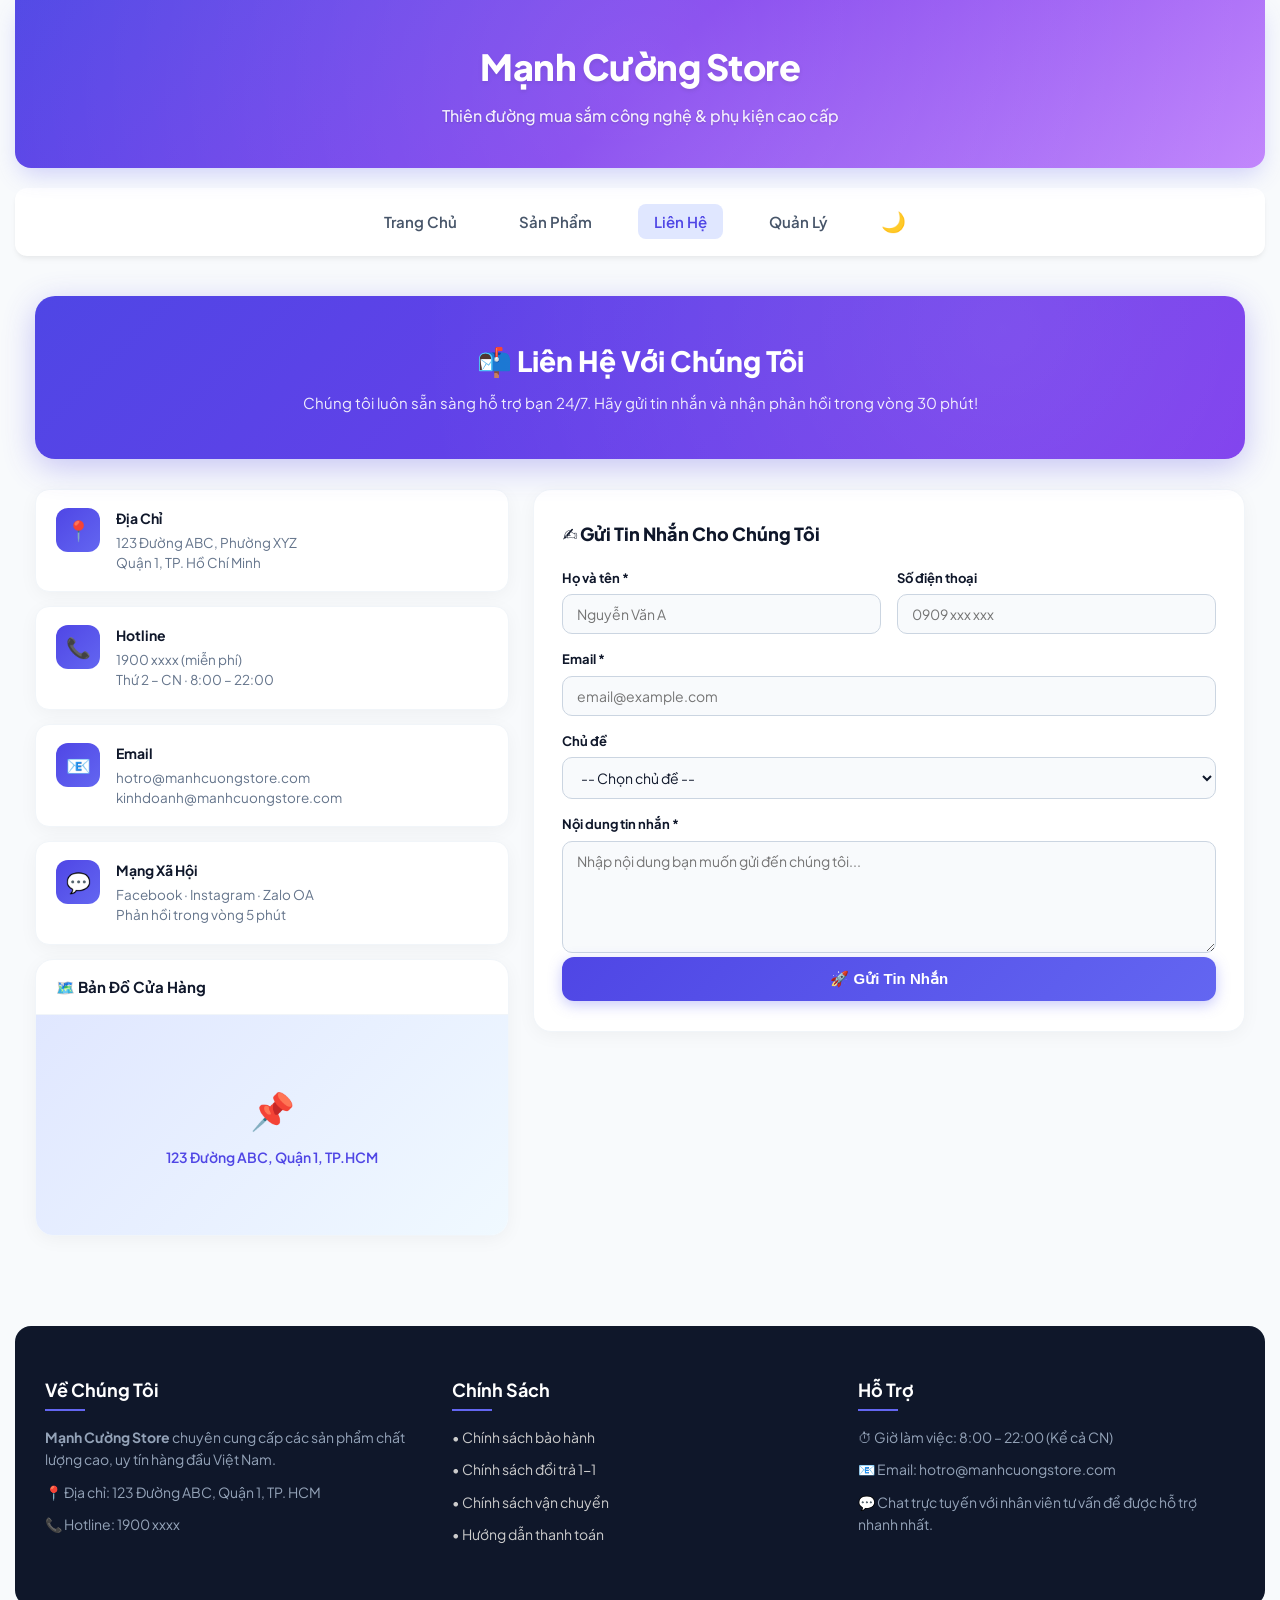
<file: Lab-01/contact.html>
<!DOCTYPE html>
<html lang="en">

<head>
    <meta charset="UTF-8">
    <meta name="viewport" content="width=device-width, initial-scale=1.0">
    <title>Mạnh Cường Store – Liên Hệ</title>
    <script>
        if (localStorage.getItem('theme') === 'dark') {
            document.documentElement.classList.add('dark-theme');
        }
    </script>
    <link rel="stylesheet" href="style.css">
    <style>
        /* -------- Styles riêng cho trang Liên Hệ -------- */
        .contact-wrapper {
            grid-column: 1 / span 2;
            padding: 10px 20px 50px;
            display: flex;
            flex-direction: column;
            gap: 30px;
        }

        /* --- Hero banner liên hệ --- */
        .contact-hero {
            background: linear-gradient(135deg, #4f46e5 0%, #7c3aed 100%);
            border-radius: 20px;
            padding: 44px 40px;
            text-align: center;
            color: white;
            box-shadow: 0 8px 32px rgba(79, 70, 229, 0.30);
            position: relative;
            overflow: hidden;
        }

        .contact-hero::before {
            content: '';
            position: absolute;
            inset: 0;
            background: radial-gradient(circle at 80% 20%, rgba(255, 255, 255, 0.10) 0%, transparent 60%);
        }

        .contact-hero h2 {
            font-size: 28px;
            font-weight: 800;
            margin-bottom: 10px;
        }

        .contact-hero p {
            font-size: 15px;
            opacity: 0.9;
        }

        /* --- Grid thông tin + form --- */
        .contact-grid {
            display: grid;
            grid-template-columns: 1fr 1.5fr;
            gap: 24px;
            align-items: start;
        }

        /* --- Thẻ thông tin liên hệ --- */
        .info-cards {
            display: flex;
            flex-direction: column;
            gap: 14px;
        }

        .info-card {
            background-color: var(--bg-card);
            border: 1px solid var(--border-color);
            border-radius: 14px;
            padding: 18px 20px;
            display: flex;
            align-items: flex-start;
            gap: 16px;
            box-shadow: var(--shadow-card);
            transition: transform 0.2s ease, box-shadow 0.2s ease;
        }

        .info-card:hover {
            transform: translateY(-2px);
            box-shadow: 0 8px 24px rgba(0, 0, 0, 0.10);
        }

        .info-card-icon {
            width: 44px;
            height: 44px;
            background: linear-gradient(135deg, #4f46e5, #6366f1);
            border-radius: 12px;
            display: flex;
            align-items: center;
            justify-content: center;
            font-size: 20px;
            flex-shrink: 0;
        }

        .info-card-body h4 {
            font-size: 14px;
            font-weight: 700;
            color: var(--text-main);
            margin-bottom: 4px;
        }

        .info-card-body p {
            font-size: 13.5px;
            color: var(--text-muted);
            line-height: 1.5;
        }

        /* --- Form liên hệ --- */
        .contact-form-card {
            background-color: var(--bg-card);
            border: 1px solid var(--border-color);
            border-radius: 18px;
            padding: 30px 28px;
            box-shadow: var(--shadow-card);
        }

        .contact-form-card h3 {
            font-size: 18px;
            font-weight: 800;
            color: var(--text-main);
            margin-bottom: 22px;
        }

        .contact-form-grid {
            display: grid;
            grid-template-columns: 1fr 1fr;
            gap: 16px;
        }

        .contact-form-group {
            display: flex;
            flex-direction: column;
            gap: 6px;
        }

        .contact-form-group.full-width {
            grid-column: 1 / span 2;
        }

        .contact-form-group label {
            font-size: 13px;
            font-weight: 700;
            color: var(--text-main);
        }

        .contact-form-group input,
        .contact-form-group textarea,
        .contact-form-group select {
            padding: 10px 14px;
            border: 1.5px solid var(--border-input);
            border-radius: 10px;
            background-color: var(--bg-input);
            color: var(--text-input);
            font-family: inherit;
            font-size: 14px;
            transition: all 0.2s ease;
            resize: vertical;
        }

        .contact-form-group input:focus,
        .contact-form-group textarea:focus,
        .contact-form-group select:focus {
            outline: none;
            border-color: #6366f1;
            box-shadow: 0 0 0 3px rgba(99, 102, 241, 0.15);
        }

        .btn-send {
            width: 100%;
            padding: 13px;
            background: linear-gradient(135deg, #4f46e5, #6366f1);
            color: white;
            border: none;
            border-radius: 12px;
            font-size: 15px;
            font-weight: 700;
            cursor: pointer;
            transition: all 0.25s ease;
            box-shadow: 0 4px 14px rgba(99, 102, 241, 0.35);
            margin-top: 4px;
        }

        .btn-send:hover {
            background: linear-gradient(135deg, #4338ca, #4f46e5);
            transform: translateY(-1px);
            box-shadow: 0 6px 20px rgba(99, 102, 241, 0.4);
        }

        .btn-send:active {
            transform: translateY(0);
        }

        /* --- Thông báo gửi thành công --- */
        .success-toast {
            display: none;
            align-items: center;
            gap: 12px;
            background: #d1fae5;
            border: 1.5px solid #6ee7b7;
            border-radius: 12px;
            padding: 14px 18px;
            margin-top: 16px;
            color: #064e3b;
            font-size: 14px;
            font-weight: 600;
            animation: slideInToast 0.35s ease;
        }

        .success-toast.show {
            display: flex;
        }

        @keyframes slideInToast {
            from {
                opacity: 0;
                transform: translateY(8px);
            }

            to {
                opacity: 1;
                transform: translateY(0);
            }
        }

        /* --- Map placeholder --- */
        .map-card {
            background-color: var(--bg-card);
            border: 1px solid var(--border-color);
            border-radius: 18px;
            overflow: hidden;
            box-shadow: var(--shadow-card);
        }

        .map-header {
            padding: 16px 20px;
            border-bottom: 1px solid var(--border-color);
            font-size: 15px;
            font-weight: 700;
            color: var(--text-main);
        }

        .map-embed {
            background: linear-gradient(135deg, #e0e7ff 0%, #f0f9ff 100%);
            height: 220px;
            display: flex;
            flex-direction: column;
            align-items: center;
            justify-content: center;
            color: #4f46e5;
            font-size: 14px;
            font-weight: 600;
            gap: 10px;
        }

        .dark-theme .map-embed {
            background: linear-gradient(135deg, #1e1b4b 0%, #0f172a 100%);
            color: #a5b4fc;
        }

        /* Responsive */
        @media (max-width: 820px) {
            .contact-grid {
                grid-template-columns: 1fr;
            }

            .contact-form-grid {
                grid-template-columns: 1fr;
            }

            .contact-form-group.full-width {
                grid-column: 1;
            }

            .contact-wrapper {
                padding: 10px;
            }
        }
    </style>
</head>

<body>
    <header>
        <h1>Mạnh Cường Store</h1>
        <p style="margin-top:10px;font-size:16px;opacity:.9;font-weight:500;text-shadow:0 1px 2px rgba(0,0,0,.15);">
            Thiên đường mua sắm công nghệ & phụ kiện cao cấp</p>
    </header>

    <nav>
        <ul>
            <li><a href="index.html">Trang Chủ</a></li>
            <li><a href="products.html">Sản Phẩm</a></li>
            <li><a href="contact.html" style="color:#4f46e5;background-color:#e0e7ff;">Liên Hệ</a></li>
            <li><a href="admin.html">Quản Lý</a></li>
            <li><button id="themeToggle" class="theme-toggle-btn" title="Chuyển chế độ Sáng/Tối">🌙</button></li>
        </ul>
    </nav>

    <div class="contact-wrapper">

        <!-- Hero -->
        <div class="contact-hero">
            <h2>📬 Liên Hệ Với Chúng Tôi</h2>
            <p>Chúng tôi luôn sẵn sàng hỗ trợ bạn 24/7. Hãy gửi tin nhắn và nhận phản hồi trong vòng 30 phút!</p>
        </div>

        <!-- Grid thông tin + form -->
        <div class="contact-grid">

            <!-- Thẻ thông tin -->
            <div class="info-cards">
                <div class="info-card">
                    <div class="info-card-icon">📍</div>
                    <div class="info-card-body">
                        <h4>Địa Chỉ</h4>
                        <p>123 Đường ABC, Phường XYZ<br>Quận 1, TP. Hồ Chí Minh</p>
                    </div>
                </div>
                <div class="info-card">
                    <div class="info-card-icon">📞</div>
                    <div class="info-card-body">
                        <h4>Hotline</h4>
                        <p>1900 xxxx (miễn phí)<br>Thứ 2 – CN · 8:00 – 22:00</p>
                    </div>
                </div>
                <div class="info-card">
                    <div class="info-card-icon">📧</div>
                    <div class="info-card-body">
                        <h4>Email</h4>
                        <p>hotro@manhcuongstore.com<br>kinhdoanh@manhcuongstore.com</p>
                    </div>
                </div>
                <div class="info-card">
                    <div class="info-card-icon">💬</div>
                    <div class="info-card-body">
                        <h4>Mạng Xã Hội</h4>
                        <p>Facebook · Instagram · Zalo OA<br>Phản hồi trong vòng 5 phút</p>
                    </div>
                </div>

                <!-- Map placeholder -->
                <div class="map-card">
                    <div class="map-header">🗺️ Bản Đồ Cửa Hàng</div>
                    <div class="map-embed">
                        <span style="font-size:36px;">📌</span>
                        <span>123 Đường ABC, Quận 1, TP.HCM</span>
                    </div>
                </div>
            </div>

            <!-- Form liên hệ -->
            <div class="contact-form-card">
                <h3>✍️ Gửi Tin Nhắn Cho Chúng Tôi</h3>
                <form id="contactForm">
                    <div class="contact-form-grid">
                        <div class="contact-form-group">
                            <label for="contactName">Họ và tên *</label>
                            <input type="text" id="contactName" required placeholder="Nguyễn Văn A">
                        </div>
                        <div class="contact-form-group">
                            <label for="contactPhone">Số điện thoại</label>
                            <input type="tel" id="contactPhone" placeholder="0909 xxx xxx">
                        </div>
                        <div class="contact-form-group full-width">
                            <label for="contactEmail">Email *</label>
                            <input type="email" id="contactEmail" required placeholder="email@example.com">
                        </div>
                        <div class="contact-form-group full-width">
                            <label for="contactTopic">Chủ đề</label>
                            <select id="contactTopic">
                                <option value="">-- Chọn chủ đề --</option>
                                <option value="order">Hỏi về đơn hàng</option>
                                <option value="product">Tư vấn sản phẩm</option>
                                <option value="warranty">Bảo hành / đổi trả</option>
                                <option value="payment">Thanh toán</option>
                                <option value="other">Khác</option>
                            </select>
                        </div>
                        <div class="contact-form-group full-width">
                            <label for="contactMessage">Nội dung tin nhắn *</label>
                            <textarea id="contactMessage" rows="5" required
                                placeholder="Nhập nội dung bạn muốn gửi đến chúng tôi..."></textarea>
                        </div>
                    </div>

                    <button type="submit" class="btn-send">🚀 Gửi Tin Nhắn</button>

                    <div class="success-toast" id="successToast">
                        ✅ Tin nhắn đã được gửi thành công! Chúng tôi sẽ phản hồi bạn trong vòng 30 phút.
                    </div>
                </form>
            </div>

        </div>
    </div>

    <!-- Footer -->
    <div class="footer">
        <div class="footer-item">
            <h3>Về Chúng Tôi</h3>
            <p><strong>Mạnh Cường Store</strong> chuyên cung cấp các sản phẩm chất lượng cao, uy tín hàng đầu Việt Nam.
            </p>
            <p>📍 Địa chỉ: 123 Đường ABC, Quận 1, TP. HCM</p>
            <p>📞 Hotline: 1900 xxxx</p>
        </div>
        <div class="footer-item">
            <h3>Chính Sách</h3>
            <p><a href="#" style="color:#ccc;text-decoration:none;">• Chính sách bảo hành</a></p>
            <p><a href="#" style="color:#ccc;text-decoration:none;">• Chính sách đổi trả 1-1</a></p>
            <p><a href="#" style="color:#ccc;text-decoration:none;">• Chính sách vận chuyển</a></p>
            <p><a href="#" style="color:#ccc;text-decoration:none;">• Hướng dẫn thanh toán</a></p>
        </div>
        <div class="footer-item">
            <h3>Hỗ Trợ</h3>
            <p>⏱ Giờ làm việc: 8:00 – 22:00 (Kể cả CN)</p>
            <p>📧 Email: hotro@manhcuongstore.com</p>
            <p>💬 Chat trực tuyến với nhân viên tư vấn để được hỗ trợ nhanh nhất.</p>
        </div>
    </div>

    <script>
        // Gửi form liên hệ (giả lập)
        document.getElementById('contactForm').addEventListener('submit', function (e) {
            e.preventDefault();
            const toast = document.getElementById('successToast');
            toast.classList.add('show');
            this.reset();
            setTimeout(() => toast.classList.remove('show'), 5000);
        });

        // Dark mode
        const themeToggle = document.getElementById('themeToggle');
        themeToggle.addEventListener('click', () => {
            const isDark = document.documentElement.classList.toggle('dark-theme');
            localStorage.setItem('theme', isDark ? 'dark' : 'light');
            themeToggle.textContent = isDark ? '☀️' : '🌙';
        });
        document.addEventListener('DOMContentLoaded', () => {
            themeToggle.textContent = document.documentElement.classList.contains('dark-theme') ? '☀️' : '🌙';
        });
    </script>
</body>

</html>
</file>
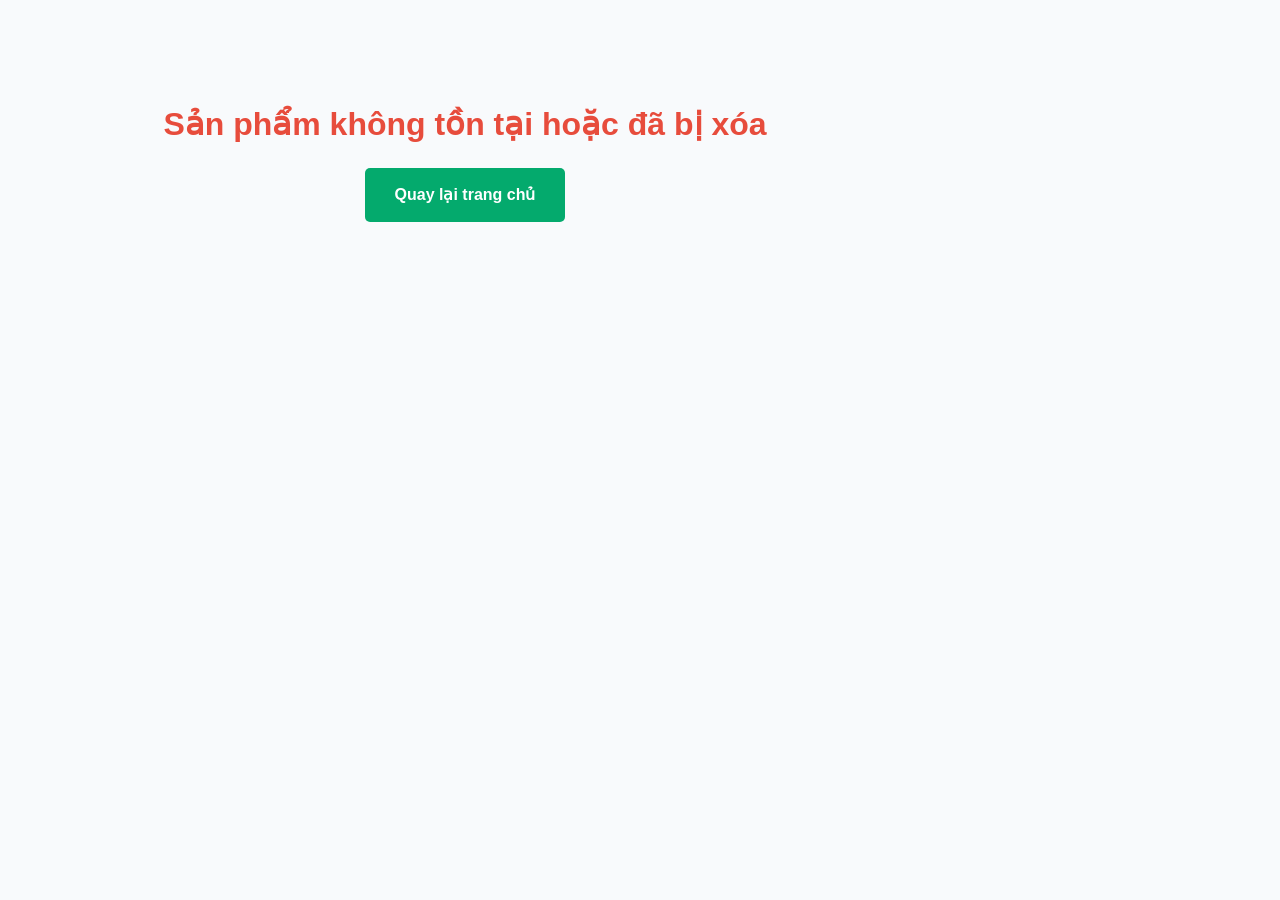
<file: Lab-01/product-detail.html>
<!DOCTYPE html>
<html lang="en">

<head>
    <meta charset="UTF-8">
    <meta name="viewport" content="width=device-width, initial-scale=1.0">
    <title>Mạnh Cường Store - Chi Tiết Sản Phẩm</title>
    <script>
        if (localStorage.getItem('theme') === 'dark') {
            document.documentElement.classList.add('dark-theme');
        }
    </script>
    <link rel="stylesheet" href="style.css">
</head>

<body>
    <header>
        <h1>Mạnh Cường Store</h1>
        <p style="margin-top: 10px; font-size: 16px; opacity: 0.9; font-weight: 500; text-shadow: 0 1px 2px rgba(0,0,0,0.15);">Thiên đường mua sắm công nghệ & phụ kiện cao cấp</p>
    </header>

    <nav>
        <ul>
            <li><a href="index.html">Trang Chủ</a></li>
            <li><a href="products.html">Sản Phẩm</a></li>
            <li><a href="contact.html">Liên Hệ</a></li>
            <li><a href="admin.html">Quản Lý</a></li>
            <li><button id="themeToggle" class="theme-toggle-btn" title="Chuyển chế độ Sáng/Tối">🌙</button></li>
        </ul>
    </nav>

    <div class="detail-container">
        <div class="detail-image">
            <img id="productImage" src="" alt="Sản phẩm">
        </div>

        <div class="detail-info">
            <h1 id="productName"></h1>
            <p class="price" id="productPrice"></p>
            <p class="description" id="productDescription"></p>

            <div class="quantity-selector">
                <label for="quantity">Số lượng:</label>
                <input type="number" id="quantity" min="1" value="1">
            </div>

            <div class="action-buttons">
                <button class="btn-buy">🛒 Mua Ngay</button>
                <a href="index.html" class="btn-back">← Tiếp Tục Mua Sắm</a>
            </div>
        </div>
    </div>

    <script src="product-detail.js"></script>
</body>

</html>
</file>
<file: Lab-01/style.css>
@import url('https://fonts.googleapis.com/css2?family=Plus+Jakarta+Sans:wght@300;400;500;600;700;800&display=swap');

/* Variable Theme System */
:root {
    --bg-body: #f8fafc;
    --bg-card: #ffffff;
    --text-main: #0f172a;
    --text-muted: #64748b;
    --border-color: #f1f5f9;
    --border-color-hover: #e2e8f0;
    --bg-nav: #ffffff;
    --text-nav: #475569;
    --bg-sidebar: #ffffff;
    --bg-social-btn: #f8fafc;
    --text-social-btn: #475569;
    --bg-modal: #ffffff;
    --bg-input: #f8fafc;
    --border-input: #cbd5e1;
    --text-input: #0f172a;
    --shadow-card: 0 4px 20px -2px rgba(0, 0, 0, 0.05);
    --shadow-card-hover: 0 20px 25px -5px rgba(0, 0, 0, 0.1), 0 10px 10px -5px rgba(0, 0, 0, 0.04);
    --bg-footer: #0f172a;
    --text-footer: #94a3b8;
    --text-footer-title: #ffffff;
}

html.dark-theme {
    --bg-body: #0b0f19;
    --bg-card: #1e293b;
    --text-main: #f8fafc;
    --text-muted: #94a3b8;
    --border-color: #334155;
    --border-color-hover: #475569;
    --bg-nav: #1e293b;
    --text-nav: #cbd5e1;
    --bg-sidebar: #1e293b;
    --bg-social-btn: #0f172a;
    --text-social-btn: #cbd5e1;
    --bg-modal: #1e293b;
    --bg-input: #0f172a;
    --border-input: #475569;
    --text-input: #f8fafc;
    --shadow-card: 0 4px 20px -2px rgba(0, 0, 0, 0.3);
    --shadow-card-hover: 0 20px 25px -5px rgba(0, 0, 0, 0.5), 0 10px 10px -5px rgba(0, 0, 0, 0.2);
    --bg-footer: #020617;
    --text-footer: #64748b;
    --text-footer-title: #f8fafc;
}

/* Reset CSS */
* {
    margin: 0;
    padding: 0;
    box-sizing: border-box;
}

body {
    font-family: 'Plus Jakarta Sans', system-ui, -apple-system, sans-serif;
    background-color: var(--bg-body);
    color: var(--text-main);
    display: grid;
    grid-template-columns: 72% 28%;
    max-width: 1300px;
    margin: 0 auto;
    padding: 0 15px;
    line-height: 1.5;
    transition: background-color 0.3s ease, color 0.3s ease;
}

/* Header */
header {
    background: linear-gradient(135deg, #4f46e5 0%, #7c3aed 50%, #c084fc 100%);
    color: #ffffff;
    padding: 40px 20px;
    text-align: center;
    grid-column: 1 / span 2;
    border-bottom-left-radius: 16px;
    border-bottom-right-radius: 16px;
    box-shadow: 0 10px 25px -5px rgba(99, 102, 241, 0.3);
    margin-bottom: 20px;
    position: relative;
    overflow: hidden;
}

header::before {
    content: '';
    position: absolute;
    top: -50%;
    left: -50%;
    width: 200%;
    height: 200%;
    background: radial-gradient(circle, rgba(255, 255, 255, 0.15) 0%, transparent 60%);
    pointer-events: none;
    animation: rotate 20s linear infinite;
}

@keyframes rotate {
    from {
        transform: rotate(0deg);
    }

    to {
        transform: rotate(360deg);
    }
}

header h1 {
    font-size: 36px;
    font-weight: 800;
    letter-spacing: -0.5px;
    text-shadow: 0 2px 4px rgba(0, 0, 0, 0.1);
}

/* Nav */
nav {
    background-color: var(--bg-nav);
    padding: 15px;
    grid-column: 1 / span 2;
    border-radius: 12px;
    box-shadow: 0 4px 6px -1px rgba(0, 0, 0, 0.05), 0 2px 4px -1px rgba(0, 0, 0, 0.03);
    margin-bottom: 30px;
    transition: background-color 0.3s ease;
}

nav ul {
    list-style: none;
    display: flex;
    justify-content: center;
    align-items: center;
    gap: 30px;
}

nav ul li a {
    color: var(--text-nav);
    text-decoration: none;
    font-weight: 600;
    font-size: 15px;
    padding: 8px 16px;
    border-radius: 8px;
    transition: all 0.2s ease;
}

nav ul li a:hover {
    color: #4f46e5;
    background-color: #e0e7ff;
}

/* Theme Toggle Button */
.theme-toggle-btn {
    background: none;
    border: none;
    font-size: 20px;
    cursor: pointer;
    padding: 8px;
    border-radius: 50%;
    transition: all 0.2s ease;
    display: flex;
    align-items: center;
    justify-content: center;
    outline: none;
    width: 38px;
    height: 38px;
}

.theme-toggle-btn:hover {
    background-color: var(--border-color);
    transform: scale(1.1);
}

/* Control Panel */
.control-panel {
    grid-column: 1;
    padding: 0 20px 20px 20px;
    display: flex;
    flex-wrap: wrap;
    gap: 15px;
}

.btn-action {
    padding: 12px 24px;
    font-size: 14px;
    font-weight: 700;
    border: none;
    border-radius: 10px;
    cursor: pointer;
    display: inline-flex;
    align-items: center;
    gap: 8px;
    transition: all 0.3s cubic-bezier(0.4, 0, 0.2, 1);
    box-shadow: 0 4px 6px -1px rgba(0, 0, 0, 0.1);
    font-family: inherit;
}

.btn-add-custom {
    background: linear-gradient(135deg, #10b981 0%, #059669 100%);
    color: white;
}

.btn-add-custom:hover {
    transform: translateY(-2px);
    box-shadow: 0 8px 20px -4px rgba(16, 185, 129, 0.4);
}

.btn-add-row {
    background: linear-gradient(135deg, #3b82f6 0%, #1d4ed8 100%);
    color: white;
}

.btn-add-row:hover {
    transform: translateY(-2px);
    box-shadow: 0 8px 20px -4px rgba(59, 130, 246, 0.4);
}

.btn-delete-mode {
    background: linear-gradient(135deg, #f59e0b 0%, #d97706 100%);
    color: white;
}

.btn-delete-mode:hover {
    transform: translateY(-2px);
    box-shadow: 0 8px 20px -4px rgba(245, 158, 11, 0.4);
}

.btn-delete-mode.active-mode {
    background: linear-gradient(135deg, #10b981 0%, #059669 100%);
}

.btn-delete-mode.active-mode:hover {
    box-shadow: 0 8px 20px -4px rgba(16, 185, 129, 0.4);
}

/* Product List */
.product-list {
    display: grid;
    grid-template-columns: repeat(3, 1fr);
    gap: 25px;
    padding: 0 20px 30px 20px;
    grid-column: 1;
}

.product-card {
    background-color: var(--bg-card);
    border: 1px solid var(--border-color);
    border-radius: 16px;
    padding: 15px;
    width: 100%;
    text-align: center;
    box-shadow: var(--shadow-card);
    transition: all 0.3s cubic-bezier(0.4, 0, 0.2, 1);
    display: flex;
    flex-direction: column;
    overflow: hidden;
    position: relative;
}

.product-card:hover {
    transform: translateY(-6px);
    box-shadow: var(--shadow-card-hover);
    border-color: var(--border-color-hover);
}

.product-card a {
    text-decoration: none;
    color: inherit;
    display: flex;
    flex-direction: column;
    height: 100%;
}

.product-card img {
    width: 100%;
    aspect-ratio: 3/2;
    object-fit: cover;
    border-radius: 12px;
    margin-bottom: 15px;
    transition: transform 0.3s ease;
}

.product-card:hover img {
    transform: scale(1.02);
}

.product-card h2 {
    font-size: 18px;
    font-weight: 700;
    color: var(--text-main);
    margin-bottom: 8px;
    line-height: 1.3;
}

.product-desc-short {
    font-size: 13.5px;
    color: var(--text-muted);
    margin-bottom: 12px;
    line-height: 1.5;
    flex-grow: 1;
}

.product-price-tag {
    font-size: 20px;
    font-weight: 800;
    color: #ef4444;
    margin-bottom: 15px;
}

.button {
    font-family: inherit;
    font-weight: 700;
    font-size: 14px;
    padding: 12px 20px;
    border: none;
    border-radius: 10px;
    cursor: pointer;
    transition: all 0.2s ease;
    width: 100%;
}

.button4 {
    background: linear-gradient(135deg, #4f46e5 0%, #6366f1 100%);
    color: white;
    box-shadow: 0 4px 10px rgba(99, 102, 241, 0.2);
}

.product-card:hover .button4 {
    background: linear-gradient(135deg, #4338ca 0%, #4f46e5 100%);
    box-shadow: 0 6px 15px rgba(79, 70, 229, 0.3);
}

/* Delete Button on Card */
.btn-delete {
    position: absolute;
    top: 20px;
    right: 20px;
    background-color: rgba(239, 68, 68, 0.1);
    color: #ef4444;
    border: none;
    width: 34px;
    height: 34px;
    border-radius: 50%;
    cursor: pointer;
    display: flex;
    align-items: center;
    justify-content: center;
    transition: all 0.2s cubic-bezier(0.4, 0, 0.2, 1);
    z-index: 10;
    font-size: 14px;
    box-shadow: 0 2px 5px rgba(0, 0, 0, 0.05);

    /* Mặc định ẩn */
    opacity: 0;
    pointer-events: none;
    transform: scale(0.8);
}

.btn-delete:hover {
    background-color: #ef4444;
    color: white;
    transform: scale(1.1);
    box-shadow: 0 4px 12px rgba(239, 68, 68, 0.3);
}

/* Khi chế độ xóa hoạt động */
.product-list.delete-mode-active .btn-delete {
    opacity: 1;
    pointer-events: auto;
    transform: scale(1);
}

.product-list.delete-mode-active .product-card {
    border: 1.5px dashed #f59e0b !important;
    animation: wiggle 0.25s ease infinite;
}

@keyframes wiggle {
    0% {
        transform: rotate(0.4deg);
    }

    50% {
        transform: rotate(-0.4deg);
    }

    100% {
        transform: rotate(0.4deg);
    }
}

/* Sidebar */
.sidebar {
    background-color: var(--bg-card);
    border: 1px solid var(--border-color);
    padding: 24px;
    border-radius: 16px;
    box-shadow: var(--shadow-card);
    grid-column: 2;
    height: fit-content;
}

.sidebar h3 {
    font-size: 18px;
    font-weight: 700;
    color: var(--text-main);
    margin-bottom: 15px;
    border-bottom: 2px solid var(--border-color);
    padding-bottom: 8px;
}

.social-icons {
    display: flex;
    flex-direction: column;
    gap: 12px;
}

.social-icons a {
    color: var(--text-social-btn);
    text-decoration: none;
    font-weight: 600;
    padding: 10px 14px;
    border-radius: 8px;
    background-color: var(--bg-social-btn);
    transition: all 0.2s ease;
    display: flex;
    align-items: center;
    gap: 10px;
}

.social-icons a:hover {
    color: #3b82f6;
    background-color: #eff6ff;
    transform: translateX(4px);
}

/* Footer */
.footer {
    background-color: var(--bg-footer);
    color: var(--text-footer);
    padding: 50px 30px;
    grid-column: 1 / span 2;
    border-radius: 16px;
    margin-top: 40px;
    margin-bottom: 20px;
    display: grid;
    gap: 30px;
    transition: background-color 0.3s ease;
}

.footer-item {
    text-align: left;
}

.footer-item h3 {
    color: var(--text-footer-title);
    font-size: 18px;
    font-weight: 700;
    margin-bottom: 15px;
    position: relative;
    padding-bottom: 8px;
}

.footer-item h3::after {
    content: '';
    position: absolute;
    bottom: 0;
    left: 0;
    width: 40px;
    height: 2px;
    background-color: #6366f1;
}

.footer-item p {
    font-size: 14px;
    line-height: 1.6;
    margin-bottom: 10px;
}

.footer-item a {
    color: var(--text-footer);
    transition: color 0.2s;
    font-size: 14px;
}

.footer-item a:hover {
    color: #6366f1 !important;
}

/* Modal Form Styles */
.modal {
    position: fixed;
    top: 0;
    left: 0;
    width: 100%;
    height: 100%;
    background-color: rgba(15, 23, 42, 0.6);
    backdrop-filter: blur(8px);
    display: flex;
    justify-content: center;
    align-items: center;
    z-index: 1000;
    opacity: 0;
    pointer-events: none;
    transition: opacity 0.3s ease;
}

.modal.active {
    opacity: 1;
    pointer-events: auto;
}

.modal-content {
    background-color: var(--bg-modal);
    width: 90%;
    max-width: 500px;
    padding: 30px;
    border-radius: 20px;
    box-shadow: 0 25px 50px -12px rgba(0, 0, 0, 0.25);
    position: relative;
    transform: scale(0.9);
    transition: transform 0.3s cubic-bezier(0.34, 1.56, 0.64, 1);
}

.modal.active .modal-content {
    transform: scale(1);
}

.close-btn {
    position: absolute;
    top: 20px;
    right: 20px;
    font-size: 24px;
    font-weight: bold;
    color: var(--text-muted);
    cursor: pointer;
    transition: color 0.2s;
    width: 32px;
    height: 32px;
    display: flex;
    align-items: center;
    justify-content: center;
    border-radius: 50%;
    background-color: var(--bg-social-btn);
}

.close-btn:hover {
    color: var(--text-main);
    background-color: var(--border-color);
}

.modal-content h2 {
    margin-bottom: 20px;
    color: var(--text-main);
    font-size: 22px;
    font-weight: 800;
    border-bottom: 1px solid var(--border-color);
    padding-bottom: 15px;
}

.form-group {
    margin-bottom: 18px;
}

.form-group label {
    display: block;
    margin-bottom: 6px;
    font-weight: 600;
    font-size: 13.5px;
    color: var(--text-main);
}

.form-group input,
.form-group textarea {
    width: 100%;
    padding: 11px 14px;
    border: 1.5px solid var(--border-input);
    border-radius: 10px;
    font-size: 14px;
    font-family: inherit;
    color: var(--text-input);
    background-color: var(--bg-input);
    transition: all 0.2s ease;
}

.form-group input:focus,
.form-group textarea:focus {
    outline: none;
    border-color: #6366f1;
    background-color: var(--bg-card);
    box-shadow: 0 0 0 4px rgba(99, 102, 241, 0.15);
}

.form-actions {
    display: flex;
    justify-content: flex-end;
    gap: 12px;
    margin-top: 25px;
}

.btn-primary {
    background: linear-gradient(135deg, #4f46e5 0%, #6366f1 100%);
    color: white;
    padding: 12px 24px;
    border: none;
    border-radius: 10px;
    font-weight: 700;
    font-size: 14px;
    cursor: pointer;
    font-family: inherit;
    transition: all 0.2s ease;
    box-shadow: 0 4px 10px rgba(99, 102, 241, 0.2);
}

.btn-primary:hover {
    background: linear-gradient(135deg, #4338ca 0%, #4f46e5 100%);
    box-shadow: 0 6px 15px rgba(79, 70, 229, 0.3);
}

.btn-secondary {
    background-color: var(--border-color);
    color: var(--text-main);
    padding: 12px 24px;
    border: none;
    border-radius: 10px;
    font-weight: 700;
    font-size: 14px;
    cursor: pointer;
    font-family: inherit;
    transition: all 0.2s ease;
}

.btn-secondary:hover {
    background-color: var(--border-color-hover);
}

/* --- CSS cho trang Chi tiết sản phẩm --- */
.detail-container {
    max-width: 1200px;
    margin: 40px auto;
    padding: 30px;
    background-color: var(--bg-card);
    border: 1px solid var(--border-color);
    border-radius: 20px;
    box-shadow: var(--shadow-card);
    display: grid;
    grid-template-columns: 1fr 1fr;
    gap: 40px;
}

.detail-image {
    display: flex;
    align-items: center;
    justify-content: center;
}

.detail-image img {
    width: 100%;
    max-width: 500px;
    border-radius: 16px;
    box-shadow: 0 10px 25px -5px rgba(0, 0, 0, 0.05);
}

.detail-info {
    display: flex;
    flex-direction: column;
    justify-content: center;
}

.detail-info h1 {
    font-size: 30px;
    font-weight: 800;
    color: var(--text-main);
    margin-bottom: 15px;
    line-height: 1.2;
}

.detail-info .price {
    font-size: 28px;
    color: #ef4444;
    font-weight: 800;
    margin: 15px 0;
}

.detail-info .description {
    line-height: 1.7;
    margin-bottom: 25px;
    color: var(--text-muted);
    font-size: 15px;
}

.quantity-selector {
    margin: 15px 0;
    display: flex;
    align-items: center;
    gap: 10px;
}

.quantity-selector label {
    font-weight: 700;
    color: var(--text-main);
    font-size: 14px;
}

.quantity-selector input {
    width: 70px;
    padding: 8px 12px;
    border: 1.5px solid var(--border-input);
    background-color: var(--bg-input);
    color: var(--text-input);
    border-radius: 8px;
    outline: none;
    font-family: inherit;
    font-weight: 600;
    transition: border-color 0.2s;
}

.quantity-selector input:focus {
    border-color: #6366f1;
}

.action-buttons {
    display: flex;
    gap: 15px;
    margin-top: 25px;
}

.action-buttons button,
.action-buttons a {
    padding: 14px 30px;
    font-size: 15px;
    font-weight: 700;
    border: none;
    border-radius: 10px;
    cursor: pointer;
    text-decoration: none;
    display: inline-flex;
    align-items: center;
    justify-content: center;
    text-align: center;
    transition: all 0.2s ease;
    font-family: inherit;
}

.btn-buy {
    background: linear-gradient(135deg, #ef4444 0%, #f43f5e 100%);
    color: white;
    flex: 1;
    box-shadow: 0 4px 10px rgba(239, 68, 68, 0.2);
}

.btn-buy:hover {
    background: linear-gradient(135deg, #dc2626 0%, #e11d48 100%);
    box-shadow: 0 6px 15px rgba(220, 38, 38, 0.3);
    transform: translateY(-1px);
}

.btn-back {
    background-color: var(--border-color);
    color: var(--text-main);
    flex: 1;
}

.btn-back:hover {
    background-color: var(--border-color-hover);
    transform: translateY(-1px);
}

/* Responsive layout */
@media (max-width: 992px) {
    body {
        grid-template-columns: 1fr;
    }

    .product-list {
        grid-template-columns: repeat(2, 1fr);
    }

    .sidebar {
        grid-column: 1;
        margin-top: 20px;
    }
}

@media (max-width: 768px) {
    header h1 {
        font-size: 28px;
    }

    .product-list {
        grid-template-columns: 1fr;
        padding: 0 10px 30px 10px;
    }

    .control-panel {
        padding: 0 10px 20px 10px;
        flex-direction: column;
    }

    .btn-action {
        width: 100%;
        justify-content: center;
    }

    .detail-container {
        grid-template-columns: 1fr;
        padding: 20px;
    }

    .footer {
        grid-template-columns: 1fr;
        padding: 40px 20px;
    }
}

@media (min-width: 768px) {
    .footer {
        grid-template-columns: repeat(3, 1fr);
    }
}

/* --- CSS bổ sung cho trang Quản Lý Sản Phẩm (admin.html) --- */

/* Admin Dashboard layout */
.admin-dashboard {
    grid-column: 1;
    padding: 0 20px 30px 20px;
}

.admin-header-actions {
    display: flex;
    justify-content: space-between;
    align-items: center;
    flex-wrap: wrap;
    gap: 15px;
    margin-bottom: 25px;
}

.admin-header-actions h2 {
    font-size: 22px;
    font-weight: 800;
    color: var(--text-main);
}

.admin-control-buttons {
    display: flex;
    gap: 12px;
}

/* Admin Table Container */
.admin-table-container {
    width: 100%;
    overflow-x: auto;
    background-color: var(--bg-card);
    border: 1px solid var(--border-color);
    border-radius: 16px;
    box-shadow: var(--shadow-card);
    transition: background-color 0.3s ease;
}

/* Admin Table */
.admin-table {
    width: 100%;
    border-collapse: collapse;
    text-align: left;
    font-size: 14.5px;
}

.admin-table th {
    background-color: var(--bg-nav);
    color: var(--text-main);
    font-weight: 700;
    padding: 16px;
    border-bottom: 2px solid var(--border-color);
    font-size: 13px;
    text-transform: uppercase;
    letter-spacing: 0.5px;
    transition: background-color 0.3s ease;
}

.admin-table td {
    padding: 14px 16px;
    border-bottom: 1px solid var(--border-color);
    color: var(--text-main);
    vertical-align: middle;
    transition: border-color 0.3s ease;
}

.admin-table tbody tr {
    transition: background-color 0.2s ease;
}

.admin-table tbody tr:hover {
    background-color: var(--bg-body);
}

.admin-table tbody tr:last-child td {
    border-bottom: none;
}

/* Table Thumbnail */
.admin-table-thumb {
    width: 60px;
    height: 40px;
    object-fit: cover;
    border-radius: 8px;
    border: 1px solid var(--border-color);
    display: block;
    box-shadow: 0 2px 4px rgba(0, 0, 0, 0.05);
}

.admin-table-name {
    font-weight: 700;
    color: var(--text-main);
}

.admin-table-price {
    color: #ef4444;
    font-weight: 800;
    font-size: 15px;
}

.admin-table-desc {
    color: var(--text-muted);
    font-size: 13px;
    max-width: 180px;
    display: inline-block;
    overflow: hidden;
    text-overflow: ellipsis;
    white-space: nowrap;
}

/* Actions inside Admin Table */
.admin-row-actions {
    display: flex;
    gap: 8px;
}

.btn-row-edit {
    padding: 6px 14px;
    background-color: rgba(59, 130, 246, 0.1);
    color: #3b82f6;
    border: 1.5px solid rgba(59, 130, 246, 0.2);
    font-weight: 700;
    border-radius: 8px;
    cursor: pointer;
    font-size: 12.5px;
    transition: all 0.2s ease;
    font-family: inherit;
}

.btn-row-edit:hover {
    background-color: #3b82f6;
    color: white;
    box-shadow: 0 4px 10px rgba(59, 130, 246, 0.2);
}

.btn-row-delete {
    padding: 6px 14px;
    background-color: rgba(239, 68, 68, 0.1);
    color: #ef4444;
    border: 1.5px solid rgba(239, 68, 68, 0.2);
    font-weight: 700;
    border-radius: 8px;
    cursor: pointer;
    font-size: 12.5px;
    transition: all 0.2s ease;
    font-family: inherit;
}

.btn-row-delete:hover {
    background-color: #ef4444;
    color: white;
    box-shadow: 0 4px 10px rgba(239, 68, 68, 0.2);
}

/* Responsive Table styling for Small Screens */
@media (max-width: 768px) {
    .admin-header-actions {
        flex-direction: column;
        align-items: flex-start;
    }

    .admin-control-buttons {
        width: 100%;
        margin-top: 10px;
    }

    .admin-control-buttons button {
        flex: 1;
    }

    .admin-table-container {
        border-radius: 12px;
        border: none;
        box-shadow: none;
    }

    /* Convert Table into Cards on Mobile devices */
    .admin-table,
    .admin-table thead,
    .admin-table tbody,
    .admin-table th,
    .admin-table td,
    .admin-table tr {
        display: block;
    }

    .admin-table thead {
        display: none;
        /* Hide header on mobile */
    }

    .admin-table tr {
        border-bottom: 2px solid var(--border-color);
        padding: 15px 10px;
        position: relative;
        background-color: var(--bg-card);
        margin-bottom: 15px;
        border-radius: 12px;
        box-shadow: var(--shadow-card);
    }

    .admin-table td {
        border-bottom: none;
        padding: 8px 10px;
        padding-left: 45%;
        position: relative;
        text-align: right;
        min-height: 36px;
    }

    .admin-table td::before {
        content: attr(data-label);
        position: absolute;
        left: 15px;
        width: 40%;
        white-space: nowrap;
        text-align: left;
        font-weight: 700;
        color: var(--text-muted);
        font-size: 13px;
    }

    /* Specific overrides for thumbnail and actions on mobile */
    .admin-table td:nth-child(2) {
        text-align: right;
        display: flex;
        justify-content: flex-end;
    }

    .admin-table td:last-child {
        display: flex;
        justify-content: flex-end;
        padding-top: 12px;
        border-top: 1px dashed var(--border-color);
    }
}

/* ============================================================
   HERO BANNER – Trang Chủ
   ============================================================ */
.hero-banner {
    grid-column: 1 / span 2;
    position: relative;
    border-radius: 22px;
    overflow: hidden;
    margin-bottom: 30px;
    min-height: 380px;
    display: flex;
    align-items: center;
    box-shadow: 0 20px 60px -12px rgba(79, 70, 229, 0.35);
}

/* Nền gradient nhiều lớp */
.hero-banner::before {
    content: '';
    position: absolute;
    inset: 0;
    background:
        radial-gradient(ellipse at 70% 50%, rgba(192, 132, 252, 0.25) 0%, transparent 60%),
        radial-gradient(ellipse at 20% 80%, rgba(99, 102, 241, 0.30) 0%, transparent 55%),
        linear-gradient(135deg, #0f0c29 0%, #302b63 50%, #24243e 100%);
    z-index: 0;
}

/* Hạt sáng bay nền */
.hero-banner::after {
    content: '';
    position: absolute;
    inset: 0;
    background-image:
        radial-gradient(circle at 15% 25%, rgba(255, 255, 255, 0.06) 1px, transparent 1px),
        radial-gradient(circle at 55% 70%, rgba(255, 255, 255, 0.05) 1px, transparent 1px),
        radial-gradient(circle at 85% 15%, rgba(255, 255, 255, 0.07) 1px, transparent 1px),
        radial-gradient(circle at 35% 55%, rgba(255, 255, 255, 0.04) 1px, transparent 1px),
        radial-gradient(circle at 75% 85%, rgba(255, 255, 255, 0.05) 1px, transparent 1px);
    background-size: 200px 200px, 280px 280px, 160px 160px, 320px 320px, 240px 240px;
    animation: floatDots 12s ease-in-out infinite alternate;
    z-index: 0;
}

@keyframes floatDots {
    from {
        transform: translateY(0px) translateX(0px);
    }

    to {
        transform: translateY(-12px) translateX(8px);
    }
}

/* Vòng tròn trang trí */
.hero-ring {
    position: absolute;
    border-radius: 50%;
    border: 1px solid rgba(255, 255, 255, 0.08);
    animation: pulseRing 4s ease-in-out infinite;
    z-index: 0;
}

.hero-ring:nth-child(1) {
    width: 300px;
    height: 300px;
    top: -60px;
    right: -60px;
    animation-delay: 0s;
}

.hero-ring:nth-child(2) {
    width: 200px;
    height: 200px;
    top: 20px;
    right: -20px;
    animation-delay: 1s;
    border-color: rgba(192, 132, 252, 0.15);
}

.hero-ring:nth-child(3) {
    width: 120px;
    height: 120px;
    bottom: 30px;
    left: 5%;
    animation-delay: 2s;
    border-color: rgba(99, 102, 241, 0.20);
}

@keyframes pulseRing {

    0%,
    100% {
        transform: scale(1);
        opacity: 0.5;
    }

    50% {
        transform: scale(1.06);
        opacity: 1;
    }
}

/* Nội dung bên trong */
.hero-content {
    position: relative;
    z-index: 1;
    padding: 50px 52px;
    max-width: 640px;
}

/* Badge "HOT SALE" nhỏ trên tiêu đề */
.hero-badge {
    display: inline-flex;
    align-items: center;
    gap: 6px;
    background: rgba(255, 255, 255, 0.12);
    backdrop-filter: blur(10px);
    border: 1px solid rgba(255, 255, 255, 0.20);
    color: #e0e7ff;
    font-size: 12px;
    font-weight: 700;
    padding: 5px 14px;
    border-radius: 99px;
    letter-spacing: 0.6px;
    text-transform: uppercase;
    margin-bottom: 18px;
    animation: fadeSlideDown 0.6s ease both;
}

.hero-badge .badge-dot {
    width: 7px;
    height: 7px;
    background: #a5f3fc;
    border-radius: 50%;
    animation: blinkDot 1.4s ease-in-out infinite;
}

@keyframes blinkDot {

    0%,
    100% {
        opacity: 1;
        transform: scale(1);
    }

    50% {
        opacity: 0.4;
        transform: scale(0.7);
    }
}

/* Tiêu đề lớn */
.hero-title {
    font-size: clamp(28px, 4vw, 46px);
    font-weight: 800;
    color: #ffffff;
    line-height: 1.15;
    letter-spacing: -0.5px;
    margin-bottom: 14px;
    animation: fadeSlideDown 0.7s 0.1s ease both;
}

.hero-title .highlight {
    background: linear-gradient(90deg, #a5f3fc, #c084fc, #818cf8);
    -webkit-background-clip: text;
    -webkit-text-fill-color: transparent;
    background-clip: text;
}

/* Mô tả phụ */
.hero-subtitle {
    font-size: 15px;
    color: rgba(255, 255, 255, 0.72);
    line-height: 1.65;
    max-width: 480px;
    margin-bottom: 30px;
    animation: fadeSlideDown 0.7s 0.2s ease both;
}

/* Nhóm nút CTA */
.hero-cta-group {
    display: flex;
    gap: 14px;
    flex-wrap: wrap;
    animation: fadeSlideDown 0.7s 0.3s ease both;
}

.btn-hero-primary {
    padding: 13px 28px;
    background: linear-gradient(135deg, #6366f1, #8b5cf6);
    color: #ffffff;
    border: none;
    border-radius: 12px;
    font-size: 14.5px;
    font-weight: 700;
    cursor: pointer;
    text-decoration: none;
    display: inline-flex;
    align-items: center;
    gap: 8px;
    transition: all 0.25s ease;
    box-shadow: 0 6px 20px rgba(99, 102, 241, 0.45);
    font-family: inherit;
}

.btn-hero-primary:hover {
    transform: translateY(-2px);
    box-shadow: 0 10px 28px rgba(99, 102, 241, 0.55);
    background: linear-gradient(135deg, #4f46e5, #7c3aed);
}

.btn-hero-secondary {
    padding: 13px 28px;
    background: rgba(255, 255, 255, 0.10);
    backdrop-filter: blur(10px);
    color: #ffffff;
    border: 1.5px solid rgba(255, 255, 255, 0.25);
    border-radius: 12px;
    font-size: 14.5px;
    font-weight: 700;
    cursor: pointer;
    text-decoration: none;
    display: inline-flex;
    align-items: center;
    gap: 8px;
    transition: all 0.25s ease;
    font-family: inherit;
}

.btn-hero-secondary:hover {
    background: rgba(255, 255, 255, 0.18);
    border-color: rgba(255, 255, 255, 0.40);
    transform: translateY(-2px);
}

/* Thẻ thống kê nhanh */
.hero-stats {
    display: flex;
    gap: 18px;
    flex-wrap: wrap;
    margin-top: 32px;
    animation: fadeSlideDown 0.7s 0.4s ease both;
}

.hero-stat-item {
    display: flex;
    flex-direction: column;
    gap: 2px;
}

.hero-stat-item strong {
    font-size: 22px;
    font-weight: 800;
    color: #ffffff;
    line-height: 1;
}

.hero-stat-item span {
    font-size: 11.5px;
    color: rgba(255, 255, 255, 0.55);
    text-transform: uppercase;
    letter-spacing: 0.5px;
    font-weight: 600;
}

.hero-stat-divider {
    width: 1px;
    height: 36px;
    background: rgba(255, 255, 255, 0.15);
    align-self: center;
}

/* Ảnh trang trí bên phải */
.hero-image-wrap {
    position: absolute;
    right: 0;
    top: 0;
    bottom: 0;
    width: 42%;
    z-index: 1;
    display: flex;
    align-items: center;
    justify-content: center;
    padding: 30px 30px 30px 0;
}

.hero-image-wrap img {
    width: 100%;
    height: 100%;
    object-fit: cover;
    border-radius: 16px;
    opacity: 0.85;
    box-shadow: -20px 0 60px rgba(0, 0, 0, 0.4);
    animation: heroImgFloat 5s ease-in-out infinite;
}

@keyframes heroImgFloat {

    0%,
    100% {
        transform: translateY(0px);
    }

    50% {
        transform: translateY(-8px);
    }
}

/* Fade-in animation dùng chung */
@keyframes fadeSlideDown {
    from {
        opacity: 0;
        transform: translateY(20px);
    }

    to {
        opacity: 1;
        transform: translateY(0);
    }
}

/* Responsive banner */
@media (max-width: 860px) {
    .hero-banner {
        min-height: 300px;
    }

    .hero-content {
        padding: 36px 28px;
        max-width: 100%;
    }

    .hero-image-wrap {
        display: none;
    }

    .hero-stats {
        gap: 14px;
    }
}

@media (max-width: 480px) {
    .hero-content {
        padding: 28px 20px;
    }

    .hero-cta-group {
        flex-direction: column;
    }

    .btn-hero-primary,
    .btn-hero-secondary {
        justify-content: center;
    }
}
</file>
